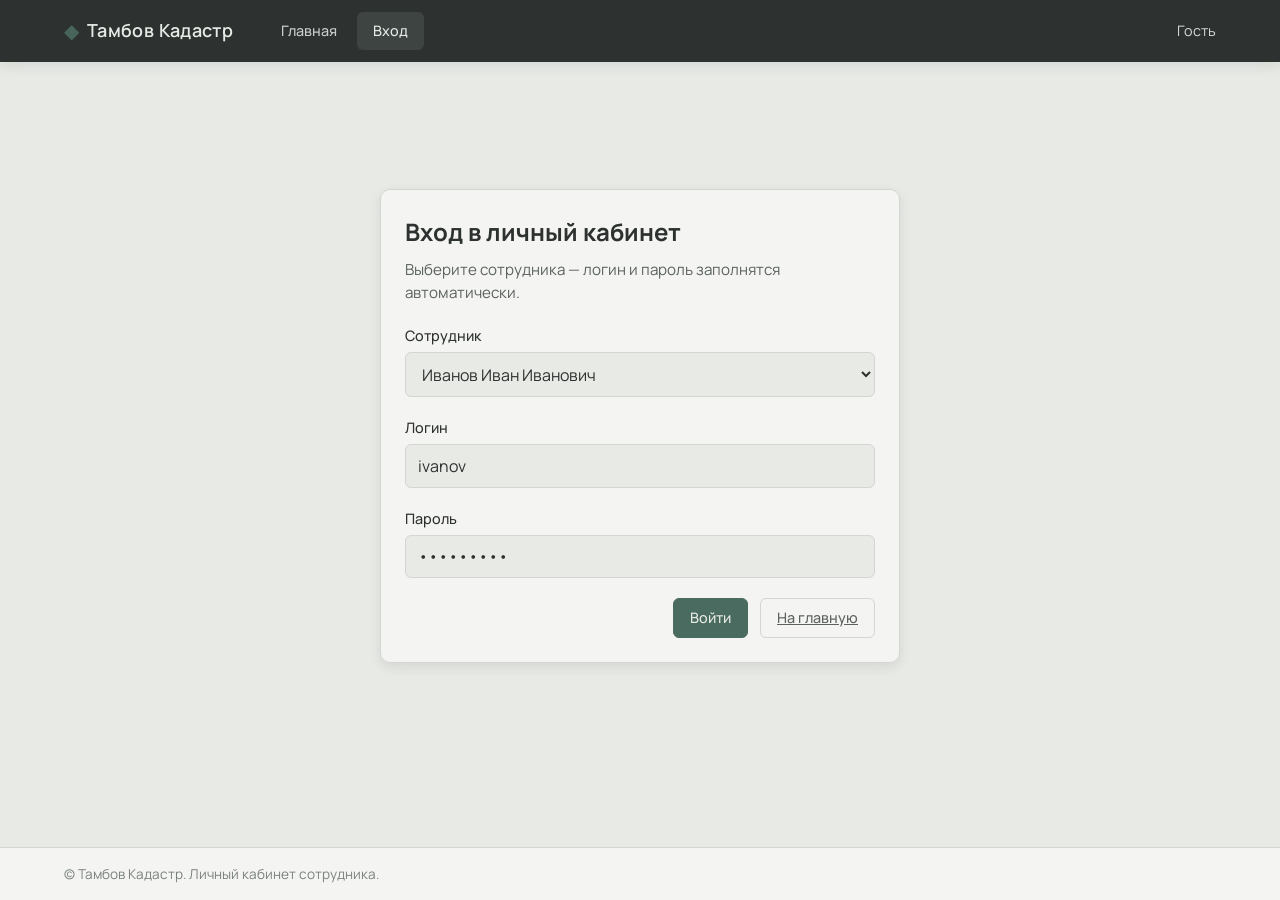
<file: index.html>
<!DOCTYPE html>
<html lang="ru">
<head>
  <meta charset="UTF-8">
  <meta name="viewport" content="width=device-width, initial-scale=1.0">
  <title>Личный кабинет — Тамбов Кадастр</title>
  <link rel="icon" type="image/svg+xml" href="data:image/svg+xml,%3Csvg xmlns='http://www.w3.org/2000/svg' viewBox='0 0 32 32'%3E%3Cpath fill='%234a6b5f' d='M16 2L30 16 16 30 2 16z'/%3E%3C/svg%3E">
  <link rel="stylesheet" href="css/styles.css">
  <link rel="preconnect" href="https://fonts.googleapis.com">
  <link rel="preconnect" href="https://fonts.gstatic.com" crossorigin>
  <link href="https://fonts.googleapis.com/css2?family=Manrope:wght@400;500;600;700&display=swap" rel="stylesheet">
</head>
<body data-require-auth="true">
  <div class="app">
    <header class="header">
      <div class="header__inner">
        <div class="logo">
          <span class="logo__icon">◆</span>
          <span class="logo__text">Тамбов Кадастр</span>
        </div>
        <nav class="nav" aria-label="Разделы личного кабинета">
          <a class="nav__tab" href="index.html">Главная</a>
          <a class="nav__tab" href="cabinet.html">Личный кабинет</a>
          <a class="nav__tab" href="requests.html">Заявки</a>
          <a class="nav__tab" href="map.html">Карта области</a>
          <a class="nav__tab" href="plan.html">Месячный план</a>
          <a class="nav__tab only-admin" href="admin.html">Администрирование</a>
          <a class="nav__tab" href="support.html">Поддержка</a>
        </nav>
        <div class="header__user">
          <span class="header__name">Иванов И. И.</span>
          <button type="button" class="btn btn--ghost btn--sm header__logout" aria-label="Выйти">Выход</button>
        </div>
      </div>
    </header>

    <main class="main">
      <section class="panel panel--active" id="panel-home">
        <div class="home">
          <div class="home-hero">
            <div class="home-hero__text">
              <h1 class="home-hero__title">ООО Тамбов Кадастр</h1>
              <p class="home-hero__subtitle">Внутренний портал для сотрудников: связь, заявки, карта области и контроль планов — в одном месте.</p>
              <div class="home-hero__actions">
                <button type="button" class="btn btn--primary" data-goto="cabinet.html">Перейти в личный кабинет</button>
                <button type="button" class="btn btn--outline" data-goto="requests.html">Открыть заявки</button>
              </div>
            </div>
            <div class="home-hero__card">
              <h2 class="home-hero__card-title">Быстрое начало</h2>
              <ul class="home-hero__steps">
                <li><strong>Связь</strong>: проверьте баланс, минуты и интернет, при необходимости — пополните.</li>
                <li><strong>Заявки</strong>: смотрите принятые и на рассмотрении, открывайте карточку заявки по клику.</li>
                <li><strong>Карта</strong>: ориентируйтесь по населённым пунктам и объектам.</li>
                <li><strong>План</strong>: контролируйте KPI и динамику за прошлые месяцы.</li>
              </ul>
            </div>
          </div>

          <div class="home-grid">
            <section class="home-block">
              <h2 class="home-block__title">О компании</h2>
              <p class="home-block__text">«Тамбов‑Кадастр» — команда специалистов, которая помогает организовывать кадастровые процессы и работу с заявлениями. Мы ценим точность данных, понятные регламенты и уважение к времени коллег и граждан.</p>
              <div class="home-tags" aria-label="Ключевые направления">
                <span class="home-tag" role="button" tabindex="0" data-company-topic="cadastre">Кадастровый учёт</span>
                <span class="home-tag" role="button" tabindex="0" data-company-topic="survey">Межевание</span>
                <span class="home-tag" role="button" tabindex="0" data-company-topic="docs">Проверка документов</span>
                <span class="home-tag" role="button" tabindex="0" data-company-topic="field">Выезды на объекты</span>
                <span class="home-tag" role="button" tabindex="0" data-company-topic="quality">Контроль качества</span>
              </div>
            </section>

            <section class="home-block">
              <h2 class="home-block__title">План на день сотрудников</h2>
              <ul class="home-facts">
                <li><strong>09:00–09:30</strong> — планёрка отдела и распределение задач по заявкам.</li>
                <li><strong>09:30–12:30</strong> — обработка входящих обращений и проверка документов.</li>
                <li><strong>13:30–15:30</strong> — выезды на объекты / уточнение данных по карте области.</li>
                <li><strong>15:30–18:00</strong> — закрытие задач, обновление статусов и отчёт по выполнению.</li>
              </ul>
            </section>

            <section class="home-block">
              <h2 class="home-block__title">Принципы работы</h2>
              <div class="home-values">
                <div class="home-value">
                  <span class="home-value__title">Точность</span>
                  <span class="home-value__text">Данные и документы — без двусмысленностей.</span>
                </div>
                <div class="home-value">
                  <span class="home-value__title">Сроки</span>
                  <span class="home-value__text">Планирование и понятные дедлайны.</span>
                </div>
                <div class="home-value">
                  <span class="home-value__title">Прозрачность</span>
                  <span class="home-value__text">Статусы заявок и метрики выполнения доступны сотрудникам.</span>
                </div>
                <div class="home-value">
                  <span class="home-value__title">Поддержка</span>
                  <span class="home-value__text">Операторы и коллеги всегда на связи.</span>
                </div>
              </div>
            </section>

            <section class="home-block">
              <h2 class="home-block__title">Контакты и помощь</h2>
              <p class="home-block__text">Если возникли вопросы по порталу, заявкам или связи — откройте вкладку «Поддержка» или позвоните в единый центр.</p>
              <div class="home-contact">
                <a class="support-phone" href="tel:+74752555050">+7 (4752) 55-50-50</a>
                <span class="home-contact__hint">Пн–Пт: 9:00 – 18:00</span>
              </div>
            </section>
          </div>
        </div>
      </section>
    </main>

    <footer class="footer">
      <div class="footer__inner">
        <span>© Тамбов Кадастр. Личный кабинет сотрудника.</span>
      </div>
    </footer>
  </div>

  <!-- О компании: краткие описания направлений -->
  <div class="modal" id="modal-company" role="dialog" aria-labelledby="modal-company-title" aria-modal="true" aria-hidden="true" hidden>
    <div class="modal__backdrop" id="modal-company-backdrop" aria-hidden="true"></div>
    <div class="modal__box">
      <div class="modal__header">
        <h2 class="modal__title" id="modal-company-title"></h2>
        <button type="button" class="modal__close" id="modal-company-close" aria-label="Закрыть"></button>
      </div>
      <div class="modal__success">
        <p class="modal__success-text" id="modal-company-text"></p>
      </div>
    </div>
  </div>

  <script src="js/app.js"></script>
</body>
</html>
</file>
<file: css/styles.css>
/* ===== Variables (muted palette) ===== */
:root {
  --bg-page: #e8eae6;
  --bg-card: #f4f5f2;
  --bg-header: #2d3230;
  --bg-tab-active: #3d4442;
  --text-primary: #2d3230;
  --text-secondary: #5c635f;
  --text-muted: #7a827d;
  --text-on-dark: #e8eae6;
  --accent: #4a6b5f;
  --accent-hover: #5a7b6f;
  --accent-soft: rgba(74, 107, 95, 0.15);
  --border: #d4d6d2;
  --shadow-sm: 0 1px 3px rgba(45, 50, 48, 0.08);
  --shadow-md: 0 4px 12px rgba(45, 50, 48, 0.1);
  --shadow-lg: 0 8px 24px rgba(45, 50, 48, 0.12);
  --radius-sm: 6px;
  --radius-md: 10px;
  --radius-lg: 14px;
  --transition: 0.2s ease;
  --font: 'Manrope', -apple-system, BlinkMacSystemFont, sans-serif;
}

/* ===== Reset & base ===== */
*,
*::before,
*::after {
  box-sizing: border-box;
}

html {
  font-size: 16px;
  -webkit-font-smoothing: antialiased;
}

body {
  margin: 0;
  font-family: var(--font);
  background: var(--bg-page);
  color: var(--text-primary);
  line-height: 1.5;
  min-height: 100vh;
}

/* ===== App layout ===== */
.app {
  min-height: 100vh;
  display: flex;
  flex-direction: column;
}

/* ===== Header ===== */
.header {
  background: var(--bg-header);
  color: var(--text-on-dark);
  box-shadow: var(--shadow-md);
  position: sticky;
  top: 0;
  z-index: 100;
}

.header__inner {
  max-width: 1200px;
  margin: 0 auto;
  padding: 0.75rem 1.5rem;
  display: flex;
  align-items: center;
  gap: 2rem;
  flex-wrap: wrap;
}

.logo {
  display: flex;
  align-items: center;
  gap: 0.5rem;
}

.logo__icon {
  color: var(--accent);
  font-size: 1.25rem;
  opacity: 0.9;
}

.logo__text {
  font-weight: 600;
  font-size: 1.125rem;
  letter-spacing: 0.02em;
}

.nav {
  display: flex;
  gap: 0.25rem;
}

.nav__tab {
  font-family: var(--font);
  font-size: 0.9rem;
  font-weight: 500;
  color: rgba(232, 234, 230, 0.85);
  background: transparent;
  border: none;
  text-decoration: none;
  display: inline-flex;
  align-items: center;
  padding: 0.5rem 1rem;
  border-radius: var(--radius-sm);
  cursor: pointer;
  transition: background-color var(--transition), color var(--transition), transform var(--transition);
}

.nav__tab:hover {
  color: var(--text-on-dark);
  background: rgba(255, 255, 255, 0.08);
}

.nav__tab:focus-visible {
  outline: 2px solid var(--accent);
  outline-offset: 2px;
}

.nav__tab--active {
  color: var(--text-on-dark);
  background: var(--bg-tab-active);
}

.nav__tab:active {
  transform: scale(0.98);
}

.header__user {
  margin-left: auto;
  display: flex;
  align-items: center;
  gap: 1rem;
}

.header__name {
  font-size: 0.9rem;
  color: rgba(232, 234, 230, 0.9);
}

/* ===== Buttons ===== */
.btn {
  font-family: var(--font);
  font-size: 0.9rem;
  font-weight: 500;
  padding: 0.5rem 1rem;
  border-radius: var(--radius-sm);
  cursor: pointer;
  border: 1px solid transparent;
  transition: background-color var(--transition), color var(--transition), border-color var(--transition), box-shadow var(--transition), transform var(--transition);
}

.btn:focus-visible {
  outline: 2px solid var(--accent);
  outline-offset: 2px;
}

.btn:active {
  transform: scale(0.98);
}

.btn--outline {
  color: var(--accent);
  background: transparent;
  border-color: var(--accent);
}

.btn--outline:hover {
  background: var(--accent-soft);
  border-color: var(--accent-hover);
}

.btn--ghost {
  color: rgba(232, 234, 230, 0.9);
  background: transparent;
}

.btn--ghost:hover {
  color: var(--text-on-dark);
  background: rgba(255, 255, 255, 0.08);
}

.btn--sm {
  padding: 0.35rem 0.75rem;
  font-size: 0.85rem;
}

.btn--primary {
  color: var(--text-on-dark);
  background: var(--accent);
  border-color: var(--accent);
}

.btn--primary:hover {
  background: var(--accent-hover);
  border-color: var(--accent-hover);
}

.btn--primary:disabled {
  opacity: 0.6;
  cursor: not-allowed;
}

.btn--ghost-dark {
  color: var(--text-secondary);
  background: transparent;
  border-color: var(--border);
}

.btn--ghost-dark:hover {
  background: var(--border);
  color: var(--text-primary);
}

/* ===== Main content ===== */
.main {
  flex: 1;
  max-width: 1200px;
  margin: 0 auto;
  padding: 1.5rem;
  width: 100%;
}

.panel {
  display: none;
  animation: panelIn 0.25s ease;
}

.panel--active {
  display: block;
}

@keyframes panelIn {
  from {
    opacity: 0;
    transform: translateY(4px);
  }
  to {
    opacity: 1;
    transform: translateY(0);
  }
}

/* ===== Home ===== */
.home-hero {
  display: grid;
  grid-template-columns: 1.2fr 0.8fr;
  gap: 1.5rem;
  margin-bottom: 1.5rem;
}

/* ===== Login ===== */
.login {
  display: flex;
  align-items: center;
  justify-content: center;
  min-height: calc(100vh - 220px);
}

.login__card {
  width: 100%;
  max-width: 520px;
  background: var(--bg-card);
  border: 1px solid var(--border);
  border-radius: var(--radius-md);
  padding: 1.5rem;
  box-shadow: var(--shadow-md);
}

.login__title {
  margin: 0 0 0.5rem;
  font-size: 1.5rem;
  font-weight: 700;
  color: var(--text-primary);
}

.login__subtitle {
  margin: 0 0 1.25rem;
  font-size: 0.95rem;
  color: var(--text-secondary);
  line-height: 1.55;
}

.login__actions {
  display: flex;
  gap: 0.75rem;
  justify-content: flex-end;
  flex-wrap: wrap;
}

@media (max-width: 900px) {
  .home-hero {
    grid-template-columns: 1fr;
  }
}

.home-hero__text {
  background: var(--bg-card);
  border: 1px solid var(--border);
  border-radius: var(--radius-md);
  padding: 1.5rem;
  box-shadow: var(--shadow-sm);
}

.home-hero__title {
  margin: 0 0 0.5rem;
  font-size: 2rem;
  font-weight: 700;
  letter-spacing: 0.01em;
  color: var(--text-primary);
}

.home-hero__subtitle {
  margin: 0 0 1.25rem;
  font-size: 1rem;
  color: var(--text-secondary);
  line-height: 1.55;
}

.home-hero__actions {
  display: flex;
  flex-wrap: wrap;
  gap: 0.75rem;
}

.home-hero__card {
  background: linear-gradient(180deg, var(--bg-card), rgba(244, 245, 242, 0.9));
  border: 1px solid var(--border);
  border-radius: var(--radius-md);
  padding: 1.5rem;
  box-shadow: var(--shadow-sm);
}

.home-hero__card-title {
  margin: 0 0 0.75rem;
  font-size: 1.05rem;
  font-weight: 600;
  color: var(--text-primary);
}

.home-hero__steps {
  margin: 0;
  padding-left: 1.1rem;
  color: var(--text-secondary);
  line-height: 1.6;
  font-size: 0.92rem;
}

.home-hero__steps strong {
  color: var(--text-primary);
}

.home-grid {
  display: grid;
  grid-template-columns: 1fr 1fr;
  gap: 1.5rem;
}

@media (max-width: 900px) {
  .home-grid {
    grid-template-columns: 1fr;
  }
}

.home-block {
  background: var(--bg-card);
  border: 1px solid var(--border);
  border-radius: var(--radius-md);
  padding: 1.5rem;
  box-shadow: var(--shadow-sm);
}

.home-block__title {
  margin: 0 0 0.75rem;
  font-size: 1.1rem;
  font-weight: 600;
  color: var(--text-primary);
}

.home-block__text {
  margin: 0 0 1rem;
  font-size: 0.95rem;
  color: var(--text-secondary);
  line-height: 1.6;
}

.home-tags {
  display: flex;
  flex-wrap: wrap;
  gap: 0.5rem;
}

.home-tag {
  display: inline-flex;
  align-items: center;
  padding: 0.35rem 0.6rem;
  border-radius: 999px;
  border: 1px solid rgba(74, 107, 95, 0.25);
  background: var(--accent-soft);
  color: var(--text-primary);
  font-size: 0.85rem;
  font-weight: 500;
  cursor: pointer;
  transition: background-color var(--transition), border-color var(--transition), transform var(--transition);
}

.home-tag:hover {
  background: rgba(74, 107, 95, 0.22);
  border-color: rgba(74, 107, 95, 0.35);
}

.home-tag:active {
  transform: scale(0.98);
}

.home-tag:focus {
  outline: 2px solid var(--accent);
  outline-offset: 2px;
}

.home-facts {
  margin: 0;
  padding-left: 1.1rem;
  color: var(--text-secondary);
  line-height: 1.7;
  font-size: 0.92rem;
}

.home-facts strong {
  color: var(--text-primary);
}

.home-values {
  display: grid;
  grid-template-columns: 1fr 1fr;
  gap: 1rem;
}

@media (max-width: 520px) {
  .home-values {
    grid-template-columns: 1fr;
  }
}

.home-value {
  border: 1px solid var(--border);
  border-radius: var(--radius-sm);
  padding: 0.9rem;
  background: rgba(232, 234, 230, 0.6);
}

.home-value__title {
  display: block;
  font-weight: 600;
  color: var(--text-primary);
  margin-bottom: 0.25rem;
}

.home-value__text {
  display: block;
  font-size: 0.9rem;
  color: var(--text-secondary);
  line-height: 1.5;
}

.home-contact {
  display: flex;
  flex-direction: column;
  gap: 0.25rem;
}

.home-contact__hint {
  font-size: 0.85rem;
  color: var(--text-muted);
}

/* ===== Cabinet (first tab) ===== */
.cabinet__title {
  margin: 0 0 1.5rem;
  font-size: 1.5rem;
  font-weight: 600;
  color: var(--text-primary);
}

.cards {
  display: grid;
  grid-template-columns: repeat(auto-fit, minmax(280px, 1fr));
  gap: 1.25rem;
  margin-bottom: 2rem;
}

.card {
  background: var(--bg-card);
  border: 1px solid var(--border);
  border-radius: var(--radius-md);
  padding: 1.25rem;
  box-shadow: var(--shadow-sm);
  transition: box-shadow var(--transition), border-color var(--transition), transform var(--transition);
  display: flex;
  flex-direction: column;
  gap: 0.75rem;
}

.card:hover {
  box-shadow: var(--shadow-md);
  border-color: rgba(74, 107, 95, 0.25);
}

.card:focus-within {
  box-shadow: 0 0 0 2px var(--accent-soft);
}

.card__icon {
  color: var(--accent);
  opacity: 0.9;
}

.card__content {
  display: flex;
  flex-direction: column;
  gap: 0.25rem;
}

.card__label {
  font-size: 0.85rem;
  color: var(--text-muted);
}

.card__value {
  font-size: 1.25rem;
  font-weight: 600;
  color: var(--text-primary);
}

.card__value--balance {
  color: var(--accent);
  font-size: 1.35rem;
}

.card__action {
  align-self: flex-start;
}

.card__progress {
  height: 6px;
  background: var(--border);
  border-radius: 3px;
  overflow: hidden;
}

.card__progress-fill {
  height: 100%;
  width: var(--progress, 0%);
  background: linear-gradient(90deg, var(--accent), var(--accent-hover));
  border-radius: 3px;
  transition: width 0.5s ease;
}

.card__progress-fill--internet {
  background: linear-gradient(90deg, #5a6b7a, #6a7b8a);
}

.cabinet__grid {
  display: grid;
  grid-template-columns: 1fr 1fr;
  gap: 1.5rem;
  margin-bottom: 1.5rem;
}

@media (max-width: 720px) {
  .cabinet__grid {
    grid-template-columns: 1fr;
  }
}

.cabinet__info {
  background: var(--bg-card);
  border: 1px solid var(--border);
  border-radius: var(--radius-md);
  padding: 1.5rem;
  box-shadow: var(--shadow-sm);
}

.cabinet__info--compact {
  margin-bottom: 0;
}

.cabinet__ops {
  margin: 0;
  padding: 0;
  list-style: none;
  font-size: 0.9rem;
  color: var(--text-primary);
}

.cabinet__op {
  padding: 0.5rem 0;
  border-bottom: 1px solid var(--border);
  display: flex;
  align-items: center;
  gap: 0.75rem;
}

.cabinet__op:last-child {
  border-bottom: none;
}

.cabinet__op-date {
  color: var(--text-muted);
  font-size: 0.85rem;
  min-width: 5.5rem;
}

.cabinet__subtitle {
  margin: 0 0 1rem;
  font-size: 1.1rem;
  font-weight: 600;
  color: var(--text-primary);
}

.info-list {
  margin: 0;
  display: grid;
  gap: 0.75rem;
}

.info-list__row {
  display: grid;
  grid-template-columns: 140px 1fr;
  gap: 1rem;
  align-items: baseline;
}

.info-list__term {
  margin: 0;
  font-size: 0.9rem;
  color: var(--text-muted);
  font-weight: 500;
}

.info-list__value {
  margin: 0;
  font-size: 0.95rem;
  color: var(--text-primary);
}

@media (max-width: 560px) {
  .info-list__row {
    grid-template-columns: 1fr;
  }
}

/* ===== Заявки ===== */
.requests-section__title {
  margin: 0 0 1.5rem;
  font-size: 1.5rem;
  font-weight: 600;
  color: var(--text-primary);
}

.requests-block {
  margin-bottom: 2rem;
}

.requests-block:last-child {
  margin-bottom: 0;
}

.requests-block__heading {
  margin: 0 0 0.75rem;
  font-size: 1.1rem;
  font-weight: 600;
  color: var(--text-primary);
}

.requests-block__heading--accepted {
  color: var(--accent);
}

.requests-block__heading--pending {
  color: var(--text-secondary);
}

.requests-table-wrap {
  overflow-x: auto;
  border-radius: var(--radius-md);
  border: 1px solid var(--border);
  background: var(--bg-card);
  box-shadow: var(--shadow-sm);
}

.requests-table {
  width: 100%;
  border-collapse: collapse;
  font-size: 0.9rem;
}

.requests-table th,
.requests-table td {
  padding: 0.75rem 1rem;
  text-align: left;
  border-bottom: 1px solid var(--border);
}

.requests-table th {
  background: rgba(45, 50, 48, 0.06);
  font-weight: 600;
  color: var(--text-secondary);
}

.requests-table tbody tr {
  transition: background-color var(--transition);
}

.requests-table tbody tr:hover {
  background: var(--accent-soft);
}

.requests-table tbody tr:last-child td {
  border-bottom: none;
}

.requests-table td {
  color: var(--text-primary);
}

.requests-table td.requests-table__pdfcell {
  text-align: right;
  white-space: nowrap;
}

.only-admin {
  display: none;
}

body.is-admin .only-admin {
  display: table-cell;
}

.requests-table__pdfbtn {
  margin: -0.1rem 0;
}

.requests-table__row-clickable {
  cursor: pointer;
}

.requests-table__row-clickable:focus {
  outline: 2px solid var(--accent);
  outline-offset: -2px;
}

/* Карточка заявки в модалке */
.modal__box--wide {
  max-width: 920px;
}

.request-detail {
  padding: 1.5rem;
  max-height: 70vh;
  overflow: auto;
}

.request-detail__grid {
  display: grid;
  grid-template-columns: 1fr 1fr;
  gap: 1.5rem;
  margin-bottom: 1.5rem;
}

@media (max-width: 560px) {
  .request-detail__grid {
    grid-template-columns: 1fr;
  }
}

.request-detail__block {
  margin: 0;
}

.request-detail__heading {
  margin: 0 0 0.75rem;
  font-size: 0.95rem;
  font-weight: 600;
  color: var(--text-primary);
}

.request-detail__list {
  margin: 0;
  font-size: 0.9rem;
}

.request-detail__list dt {
  color: var(--text-muted);
  font-weight: 500;
  margin-top: 0.5rem;
}

.request-detail__list dt:first-child {
  margin-top: 0;
}

.request-detail__list dd {
  margin: 0.15rem 0 0;
  color: var(--text-primary);
}

.request-detail__map-block {
  margin-top: 0;
}

.request-detail__map {
  height: 170px;
  border-radius: var(--radius-sm);
  overflow: hidden;
  border: 1px solid var(--border);
  background: var(--border);
}

.request-admin {
  margin-top: 1.25rem;
  padding-top: 1.25rem;
  border-top: 1px solid var(--border);
}

.request-admin__grid {
  display: grid;
  grid-template-columns: 1fr 1fr;
  gap: 1rem;
}

@media (max-width: 560px) {
  .request-admin__grid {
    grid-template-columns: 1fr;
  }
}

.request-admin__actions {
  margin-top: 0.9rem;
  display: flex;
  justify-content: flex-end;
}

/* ===== PDF report (hidden render target) ===== */
.pdf-report {
  width: 794px; /* ~A4 at 96dpi */
  background: #ffffff;
  color: #111;
  padding: 28px;
  border: 1px solid #e5e5e5;
  border-radius: 10px;
  box-shadow: 0 8px 24px rgba(0, 0, 0, 0.08);
  font-family: var(--font);
}

/* Не используем opacity:0 — иначе html2canvas даёт пустой белый снимок */
.pdf-report--hidden {
  position: fixed;
  left: -10000px;
  top: 0;
  z-index: -1;
  pointer-events: none;
  overflow: hidden;
}

.pdf-report__title {
  margin: 0 0 12px;
  font-size: 18px;
  font-weight: 700;
}

.pdf-report__meta {
  margin: 0 0 18px;
  color: #444;
  font-size: 12px;
  line-height: 1.4;
}

.pdf-report__section {
  margin-top: 14px;
  padding-top: 14px;
  border-top: 1px solid #eee;
}

.pdf-report__section-title {
  margin: 0 0 8px;
  font-size: 13px;
  font-weight: 700;
  color: #222;
}

.pdf-report__dl {
  margin: 0;
  display: grid;
  grid-template-columns: 200px 1fr;
  gap: 8px 14px;
  font-size: 12px;
  line-height: 1.45;
}

.pdf-report__dl dt {
  margin: 0;
  color: #555;
  font-weight: 600;
}

.pdf-report__dl dd {
  margin: 0;
  color: #111;
}

.pdf-report__dl dd.pdf-report__multiline {
  white-space: pre-wrap;
  word-break: break-word;
}

/* ===== Modal ===== */
.modal {
  position: fixed;
  inset: 0;
  z-index: 200;
  display: flex;
  align-items: center;
  justify-content: center;
  padding: 1rem;
  visibility: hidden;
  opacity: 0;
  transition: visibility var(--transition), opacity var(--transition);
}

.modal[aria-hidden="false"] {
  visibility: visible;
  opacity: 1;
}

.modal__backdrop {
  position: absolute;
  inset: 0;
  background: rgba(45, 50, 48, 0.4);
  cursor: pointer;
}

.modal__box {
  position: relative;
  width: 100%;
  max-width: 400px;
  background: var(--bg-card);
  border: 1px solid var(--border);
  border-radius: var(--radius-lg);
  box-shadow: var(--shadow-lg);
  padding: 0;
  transform: scale(0.96);
  transition: transform 0.2s ease;
}

.modal[aria-hidden="false"] .modal__box {
  transform: scale(1);
}

.modal__header {
  display: flex;
  align-items: center;
  justify-content: space-between;
  padding: 1.25rem 1.5rem;
  border-bottom: 1px solid var(--border);
}

.modal__title {
  margin: 0;
  font-size: 1.2rem;
  font-weight: 600;
  color: var(--text-primary);
}

.modal__close {
  width: 36px;
  height: 36px;
  border: none;
  background: transparent;
  border-radius: var(--radius-sm);
  cursor: pointer;
  color: var(--text-muted);
  transition: background-color var(--transition), color var(--transition);
  display: flex;
  align-items: center;
  justify-content: center;
}

.modal__close:hover {
  background: var(--border);
  color: var(--text-primary);
}

.modal__close::before {
  content: '';
  width: 14px;
  height: 14px;
  background: currentColor;
  mask: url("data:image/svg+xml,%3Csvg xmlns='http://www.w3.org/2000/svg' viewBox='0 0 24 24' fill='none' stroke='currentColor' stroke-width='2'%3E%3Cpath d='M18 6L6 18M6 6l12 12'/%3E%3C/svg%3E") center/contain no-repeat;
  -webkit-mask: url("data:image/svg+xml,%3Csvg xmlns='http://www.w3.org/2000/svg' viewBox='0 0 24 24' fill='none' stroke='currentColor' stroke-width='2'%3E%3Cpath d='M18 6L6 18M6 6l12 12'/%3E%3C/svg%3E") center/contain no-repeat;
}

.modal__form,
.modal__success {
  padding: 1.5rem;
}

.form-group {
  margin-bottom: 1.25rem;
}

.form-group:last-of-type {
  margin-bottom: 1.5rem;
}

.form-group__label {
  display: block;
  font-size: 0.9rem;
  font-weight: 500;
  color: var(--text-primary);
  margin-bottom: 0.35rem;
}

.form-group__input {
  width: 100%;
  font-family: var(--font);
  font-size: 1rem;
  padding: 0.6rem 0.75rem;
  border: 1px solid var(--border);
  border-radius: var(--radius-sm);
  background: var(--bg-page);
  color: var(--text-primary);
  transition: border-color var(--transition), box-shadow var(--transition);
}

.form-group__input:hover {
  border-color: var(--text-muted);
}

.form-group__input:focus {
  outline: none;
  border-color: var(--accent);
  box-shadow: 0 0 0 3px var(--accent-soft);
}

.form-group__input::placeholder {
  color: var(--text-muted);
}

.form-group__input--error {
  border-color: #a65c5c;
}

.form-group__hint {
  display: block;
  font-size: 0.8rem;
  color: var(--text-muted);
  margin-top: 0.25rem;
}

.form-group__error {
  display: block;
  font-size: 0.85rem;
  color: #a65c5c;
  margin-top: 0.25rem;
}

.modal__actions {
  display: flex;
  gap: 0.75rem;
  justify-content: flex-end;
}

.modal__success {
  text-align: center;
}

.modal__success-text {
  margin: 0 0 1.25rem;
  font-size: 1rem;
  color: var(--text-primary);
}

.modal__success-text strong {
  color: var(--accent);
}

/* ===== Toasts ===== */
.toast-host {
  position: fixed;
  bottom: 1rem;
  right: 1rem;
  z-index: 500;
  display: flex;
  flex-direction: column;
  gap: 0.5rem;
  pointer-events: none;
}

.toast {
  pointer-events: none;
  min-width: 360px;
  max-width: min(420px, calc(100vw - 2rem));
  padding: 1.1rem 1.15rem;
  border-radius: var(--radius-md);
  border: 1px solid var(--border);
  background: var(--bg-card);
  box-shadow: var(--shadow-lg);
  color: var(--text-primary);
  font-size: 1.05rem;
  line-height: 1.4;
  opacity: 0;
  transform: translateX(12px);
  transition: opacity 0.2s ease, transform 0.2s ease;
}

.toast--success {
  border-color: rgba(74, 107, 95, 0.35);
  box-shadow: 0 10px 24px rgba(74, 107, 95, 0.15);
}

.toast--error {
  border-color: rgba(166, 92, 92, 0.55);
  box-shadow: 0 10px 24px rgba(166, 92, 92, 0.12);
}

.toast--show {
  opacity: 1;
  transform: translateX(0);
}

/* ===== Map section ===== */
.map-section__title {
  margin: 0 0 1rem;
  font-size: 1.5rem;
  font-weight: 600;
  color: var(--text-primary);
}

.map-section__about {
  background: var(--bg-card);
  border: 1px solid var(--border);
  border-radius: var(--radius-md);
  padding: 1.25rem;
  margin-bottom: 1rem;
  box-shadow: var(--shadow-sm);
}

.map-section__text {
  margin: 0 0 0.75rem;
  font-size: 0.95rem;
  color: var(--text-primary);
  line-height: 1.5;
}

.map-section__stats {
  margin: 0;
  padding: 0;
  list-style: none;
  font-size: 0.9rem;
  color: var(--text-secondary);
  display: grid;
  grid-template-columns: repeat(auto-fill, minmax(180px, 1fr));
  gap: 0.35rem;
}

.map-section__stats strong {
  color: var(--text-primary);
}

.map-container {
  height: 480px;
  border-radius: var(--radius-md);
  overflow: hidden;
  border: 1px solid var(--border);
  box-shadow: var(--shadow-md);
  background: var(--bg-card);
}

.map-section__bottom {
  margin-top: 1rem;
}

.map-section__hint {
  margin: 0 0 0.5rem;
  font-size: 0.85rem;
  color: var(--text-muted);
}

.map-section__legend {
  display: flex;
  flex-wrap: wrap;
  align-items: center;
  gap: 0.5rem 1rem;
  font-size: 0.85rem;
  color: var(--text-muted);
}

.map-section__legend-title {
  font-weight: 600;
  color: var(--text-secondary);
}

.map-section__legend-item em {
  color: var(--accent);
  font-style: normal;
  margin-right: 0.25rem;
}

/* ===== Plan section ===== */
.plan-section__title {
  margin: 0 0 0.25rem;
  font-size: 1.5rem;
  font-weight: 600;
  color: var(--text-primary);
}

.plan-section__period {
  margin: 0 0 1.5rem;
  font-size: 0.95rem;
  color: var(--text-muted);
}

.plan-cards {
  display: grid;
  grid-template-columns: repeat(auto-fit, minmax(260px, 1fr));
  gap: 1.25rem;
  margin-bottom: 2rem;
}

.plan-card {
  background: var(--bg-card);
  border: 1px solid var(--border);
  border-radius: var(--radius-md);
  padding: 1.25rem;
  box-shadow: var(--shadow-sm);
  transition: box-shadow var(--transition), border-color var(--transition), transform var(--transition);
}

.plan-card:hover {
  box-shadow: var(--shadow-md);
  border-color: rgba(74, 107, 95, 0.2);
}

.plan-card__title {
  margin: 0 0 0.5rem;
  font-size: 1rem;
  font-weight: 600;
  color: var(--text-primary);
}

.plan-card__value {
  font-size: 1.1rem;
  color: var(--text-secondary);
  margin-bottom: 0.75rem;
}

.plan-card__progress {
  height: 8px;
  background: var(--border);
  border-radius: 4px;
  overflow: hidden;
  margin-bottom: 0.5rem;
}

.plan-card__progress-fill {
  height: 100%;
  width: var(--progress, 0%);
  background: linear-gradient(90deg, var(--accent), var(--accent-hover));
  border-radius: 4px;
  transition: width 0.5s ease;
}

.plan-card__percent {
  font-size: 0.9rem;
  font-weight: 600;
  color: var(--accent);
}

.plan-card__note {
  margin: 0.75rem 0 0;
  font-size: 0.85rem;
  color: var(--text-muted);
  line-height: 1.4;
}

.plan-summary {
  background: var(--bg-card);
  border: 1px solid var(--border);
  border-radius: var(--radius-md);
  padding: 2rem;
  box-shadow: var(--shadow-sm);
  text-align: center;
}

.plan-summary__title {
  margin: 0 0 1.5rem;
  font-size: 1.15rem;
  font-weight: 600;
  color: var(--text-primary);
}

.plan-summary__big {
  display: inline-flex;
  align-items: center;
  justify-content: center;
  position: relative;
}

.plan-summary__ring {
  width: 140px;
  height: 140px;
}

.plan-summary__ring svg {
  width: 100%;
  height: 100%;
  transform: rotate(-90deg);
}

.plan-summary__bg {
  fill: none;
  stroke: var(--border);
  stroke-width: 8;
}

.plan-summary__fill {
  fill: none;
  stroke: var(--accent);
  stroke-width: 8;
  stroke-linecap: round;
  stroke-dasharray: 339.292;
  stroke-dashoffset: calc(339.292 - (339.292 * var(--percent)) / 100);
  transition: stroke-dashoffset 0.6s ease;
}

.plan-summary__percent {
  position: absolute;
  font-size: 1.5rem;
  font-weight: 700;
  color: var(--text-primary);
}

.plan-summary__comment {
  margin: 1.25rem 0 0;
  font-size: 0.9rem;
  color: var(--text-secondary);
  max-width: 360px;
  margin-left: auto;
  margin-right: auto;
  text-align: center;
}

.plan-section__extra {
  display: grid;
  grid-template-columns: 1fr 1fr;
  gap: 1.5rem;
  margin-top: 2rem;
}

@media (max-width: 720px) {
  .plan-section__extra {
    grid-template-columns: 1fr;
  }
}

.plan-history,
.plan-next {
  background: var(--bg-card);
  border: 1px solid var(--border);
  border-radius: var(--radius-md);
  padding: 1.25rem;
  box-shadow: var(--shadow-sm);
}

.plan-history__title,
.plan-next__title {
  margin: 0 0 1rem;
  font-size: 1rem;
  font-weight: 600;
  color: var(--text-primary);
}

.plan-history__table {
  width: 100%;
  border-collapse: collapse;
  font-size: 0.9rem;
}

.plan-history__table th,
.plan-history__table td {
  padding: 0.5rem 0.75rem;
  text-align: left;
  border-bottom: 1px solid var(--border);
}

.plan-history__table th {
  color: var(--text-muted);
  font-weight: 500;
}

.plan-history__table td {
  color: var(--text-primary);
}

.plan-next__list {
  margin: 0;
  padding-left: 1.25rem;
  font-size: 0.9rem;
  color: var(--text-primary);
  line-height: 1.6;
}

/* ===== Поддержка ===== */
.support-section__title {
  margin: 0 0 1.5rem;
  font-size: 1.5rem;
  font-weight: 600;
  color: var(--text-primary);
}

.support-section__grid {
  display: grid;
  grid-template-columns: 1fr 1fr;
  gap: 1.5rem;
  margin-bottom: 1.5rem;
}

@media (max-width: 800px) {
  .support-section__grid {
    grid-template-columns: 1fr;
  }
}

.support-block {
  background: var(--bg-card);
  border: 1px solid var(--border);
  border-radius: var(--radius-md);
  padding: 1.25rem;
  box-shadow: var(--shadow-sm);
}

.support-block__heading {
  margin: 0 0 0.75rem;
  font-size: 1.1rem;
  font-weight: 600;
  color: var(--text-primary);
}

.support-block__text {
  margin: 0 0 0.5rem;
  font-size: 0.9rem;
  color: var(--text-secondary);
}

.support-phone {
  display: inline-block;
  font-size: 1.35rem;
  font-weight: 600;
  color: var(--accent);
  text-decoration: none;
  margin: 0.5rem 0;
  transition: color var(--transition);
}

.support-phone:hover {
  color: var(--accent-hover);
}

.support-block__hint {
  margin: 0.5rem 0 0;
  font-size: 0.85rem;
  color: var(--text-muted);
}

/* Чат */
.support-block--chat {
  display: flex;
  flex-direction: column;
  min-height: 320px;
}

.chat {
  display: flex;
  flex-direction: column;
  flex: 1;
  min-height: 260px;
}

.chat__messages {
  flex: 1;
  overflow-y: auto;
  max-height: 220px;
  padding: 0.5rem 0;
  display: flex;
  flex-direction: column;
  gap: 0.75rem;
}

.chat__msg {
  display: flex;
  flex-direction: column;
  align-items: flex-start;
  max-width: 90%;
  padding: 0.6rem 0.85rem;
  border-radius: var(--radius-sm);
  font-size: 0.9rem;
}

.chat__msg--user {
  align-self: flex-end;
  background: var(--accent-soft);
  border: 1px solid rgba(74, 107, 95, 0.3);
}

.chat__msg--operator {
  align-self: flex-start;
  background: var(--border);
  color: var(--text-primary);
}

.chat__msg-author {
  font-size: 0.75rem;
  font-weight: 600;
  color: var(--text-muted);
  margin-bottom: 0.2rem;
}

.chat__msg--user .chat__msg-author {
  color: var(--accent);
}

.chat__msg-time {
  font-size: 0.7rem;
  color: var(--text-muted);
  margin-top: 0.25rem;
}

.chat__form {
  display: flex;
  gap: 0.5rem;
  margin-top: 0.75rem;
  padding-top: 0.75rem;
  border-top: 1px solid var(--border);
}

.chat__input {
  flex: 1;
  font-family: var(--font);
  font-size: 0.95rem;
  padding: 0.55rem 0.75rem;
  border: 1px solid var(--border);
  border-radius: var(--radius-sm);
  background: var(--bg-page);
  color: var(--text-primary);
  transition: border-color var(--transition);
}

.chat__input:focus {
  outline: none;
  border-color: var(--accent);
}

.chat__input::placeholder {
  color: var(--text-muted);
}

.chat__send {
  flex-shrink: 0;
}

/* Список сотрудников поддержки */
.support-staff-wrap {
  overflow-x: auto;
  border-radius: var(--radius-sm);
}

.support-staff-table {
  width: 100%;
  border-collapse: collapse;
  font-size: 0.9rem;
}

.support-staff-table th,
.support-staff-table td {
  padding: 0.75rem 1rem;
  text-align: left;
  border-bottom: 1px solid var(--border);
}

.support-staff-table th {
  background: rgba(45, 50, 48, 0.06);
  font-weight: 600;
  color: var(--text-secondary);
}

.support-staff-table td {
  color: var(--text-primary);
}

.support-staff-table a {
  color: var(--accent);
  text-decoration: none;
}

.support-staff-table a:hover {
  text-decoration: underline;
}

/* ===== Footer ===== */
.footer {
  background: var(--bg-card);
  border-top: 1px solid var(--border);
  margin-top: auto;
}

.footer__inner {
  max-width: 1200px;
  margin: 0 auto;
  padding: 1rem 1.5rem;
  font-size: 0.85rem;
  color: var(--text-muted);
}

/* ===== Leaflet overrides (muted) ===== */
.leaflet-container {
  font-family: var(--font);
}

.leaflet-control-zoom a {
  background: var(--bg-card) !important;
  color: var(--text-primary) !important;
  border-color: var(--border) !important;
}

.leaflet-control-zoom a:hover {
  background: var(--border) !important;
}
</file>
